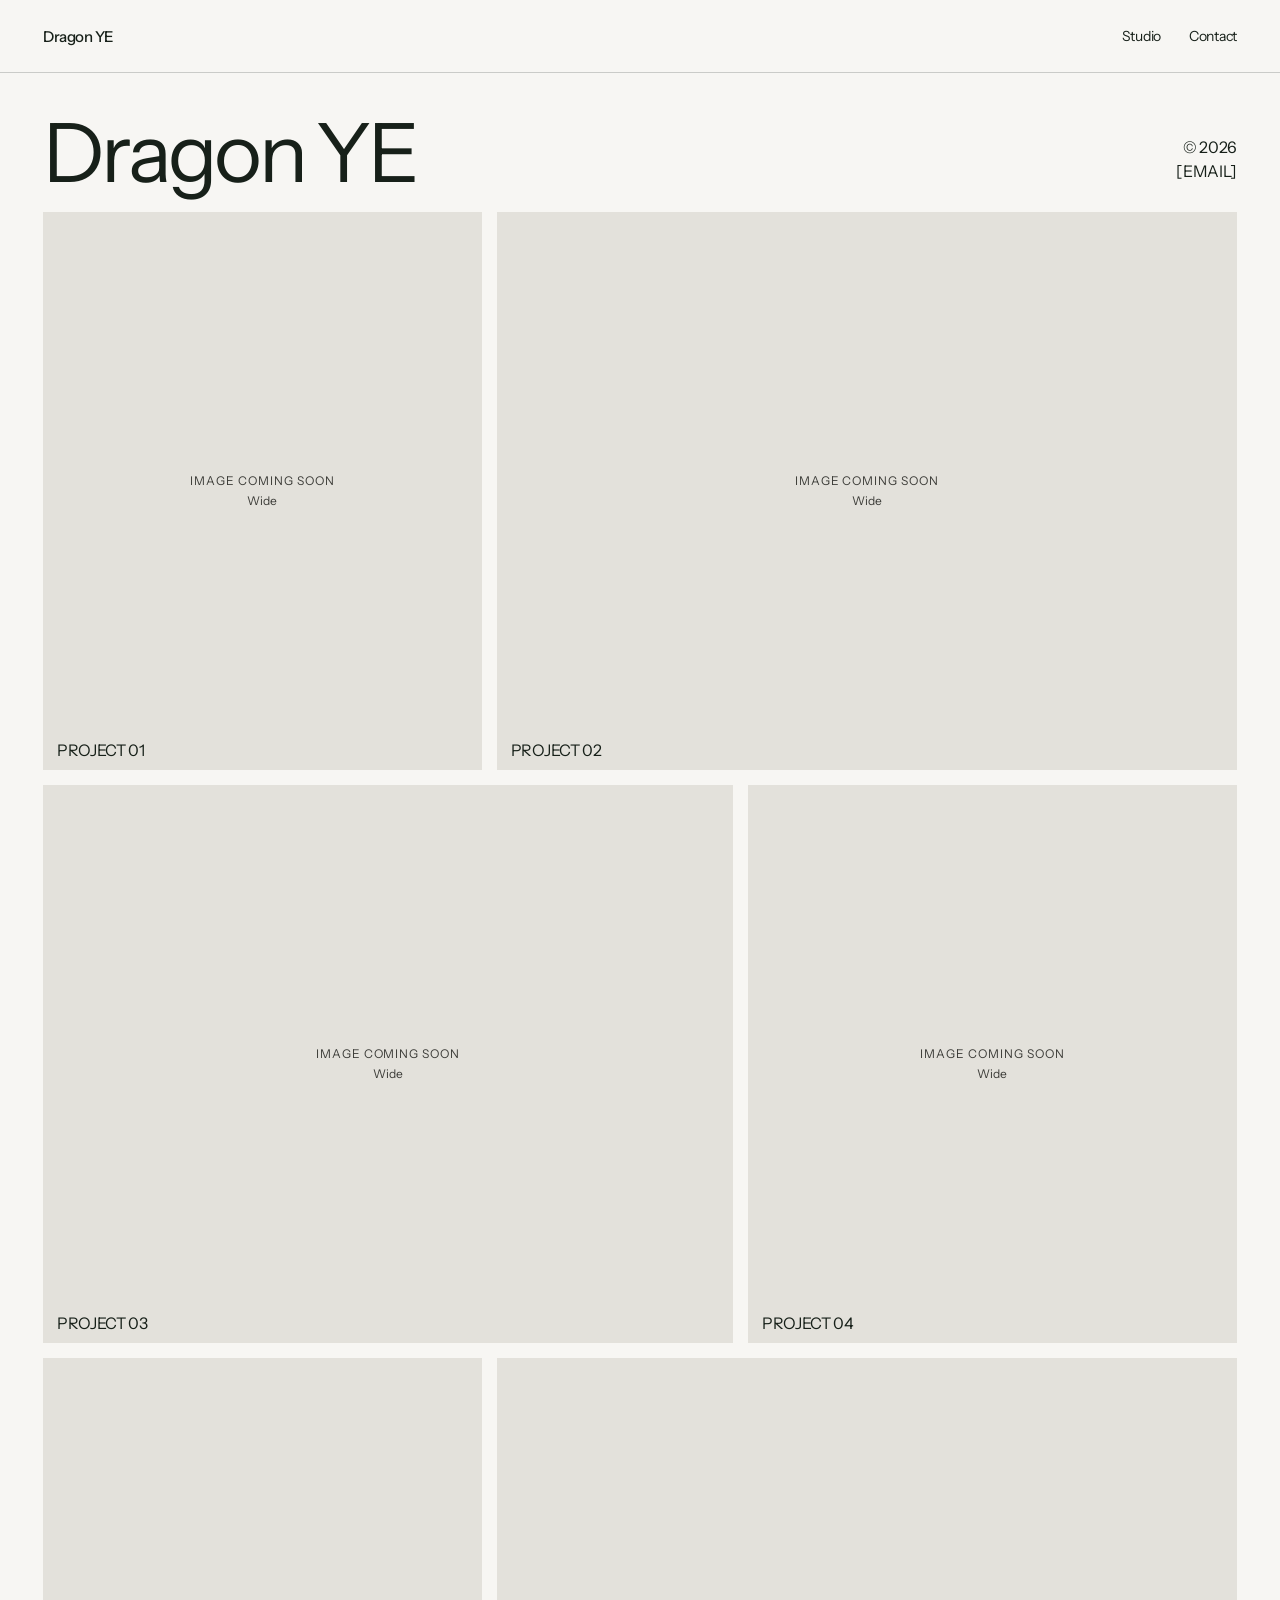
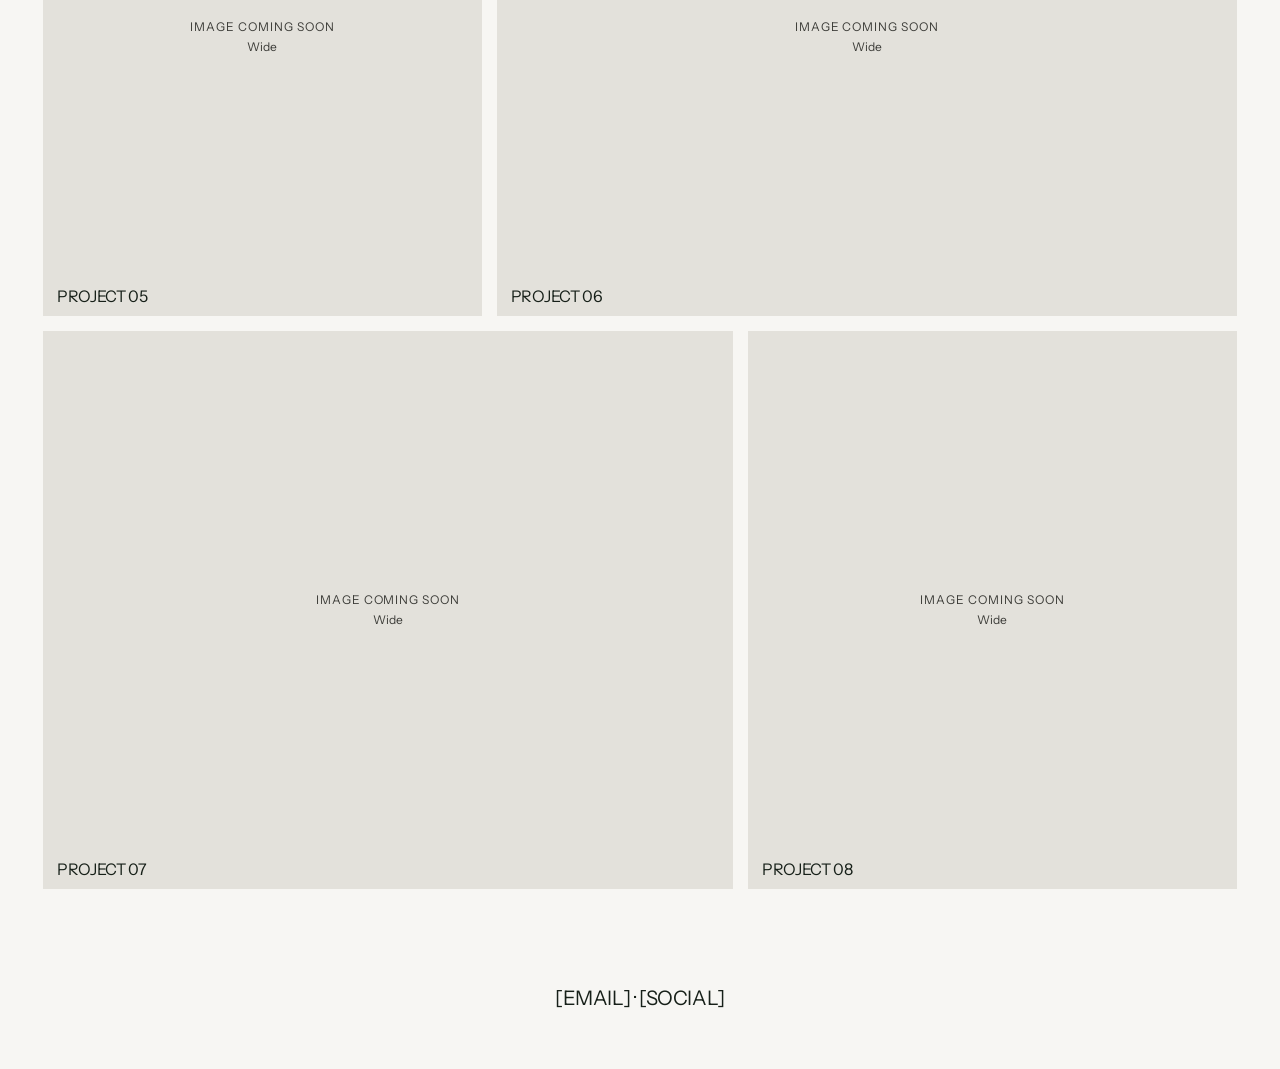
<file: index.html>
<!DOCTYPE html>
<html lang="en">
<head>
  <meta charset="utf-8">
  <meta name="viewport" content="width=device-width, initial-scale=1">
  <title>Dragon YE</title>
  <meta name="description" content="Dragon YE — commercial CGI archive. Image placeholders.">
  <meta name="theme-color" content="#f7f6f3">
  <link rel="canonical" href="https://dragonye17.github.io/dragonye-portfolio/">
  <link rel="icon" href="favicon.svg" type="image/svg+xml">
  <link rel="preconnect" href="https://fonts.googleapis.com">
  <link rel="preconnect" href="https://fonts.gstatic.com" crossorigin>
  <link href="https://fonts.googleapis.com/css2?family=Instrument+Sans:wght@300;400;500&family=Noto+Sans+SC:wght@300;400;500&display=swap" rel="stylesheet">
  <link rel="stylesheet" href="css/site-v5.css">
</head>
<body>
  <a class="skip" href="#main">Skip to content</a>
  <header class="nav">
    <div class="nav-inner">
      <a class="wordmark" href="index.html">Dragon YE</a>
      <nav class="nav-links" aria-label="Primary">
        <a href="about.html">Studio</a>
        <a href="contact.html">Contact</a>
      </nav>
    </div>
  </header>

  <p class="mast">
    <span class="mast-name">Dragon YE</span>
    <span class="mast-meta">
      <span class="year">© 2026</span>
      <span class="token">[EMAIL]</span>
    </span>
  </p>

  <main id="main">
    <h1 class="vh">Dragon YE</h1>
    <div class="archive">
      <div class="row row-a">
        <a class="shot" href="work/example.html" aria-label="Project 01, example placeholder">
          <figure class="frame">
            <figcaption>
              <span class="slot-title">Image coming soon</span>
              <span class="slot-meta">Wide</span>
            </figcaption>
          </figure>
          <span class="shot-label">Project 01</span>
        </a>
        <article class="shot">
          <figure class="frame">
            <figcaption>
              <span class="slot-title">Image coming soon</span>
              <span class="slot-meta">Wide</span>
            </figcaption>
          </figure>
          <span class="shot-label">Project 02</span>
        </article>
      </div>

      <div class="row row-b">
        <article class="shot">
          <figure class="frame">
            <figcaption>
              <span class="slot-title">Image coming soon</span>
              <span class="slot-meta">Wide</span>
            </figcaption>
          </figure>
          <span class="shot-label">Project 03</span>
        </article>
        <article class="shot">
          <figure class="frame">
            <figcaption>
              <span class="slot-title">Image coming soon</span>
              <span class="slot-meta">Wide</span>
            </figcaption>
          </figure>
          <span class="shot-label">Project 04</span>
        </article>
      </div>

      <div class="row row-a">
        <article class="shot">
          <figure class="frame">
            <figcaption>
              <span class="slot-title">Image coming soon</span>
              <span class="slot-meta">Wide</span>
            </figcaption>
          </figure>
          <span class="shot-label">Project 05</span>
        </article>
        <article class="shot">
          <figure class="frame">
            <figcaption>
              <span class="slot-title">Image coming soon</span>
              <span class="slot-meta">Wide</span>
            </figcaption>
          </figure>
          <span class="shot-label">Project 06</span>
        </article>
      </div>

      <div class="row row-b">
        <article class="shot">
          <figure class="frame">
            <figcaption>
              <span class="slot-title">Image coming soon</span>
              <span class="slot-meta">Wide</span>
            </figcaption>
          </figure>
          <span class="shot-label">Project 07</span>
        </article>
        <article class="shot">
          <figure class="frame">
            <figcaption>
              <span class="slot-title">Image coming soon</span>
              <span class="slot-meta">Wide</span>
            </figcaption>
          </figure>
          <span class="shot-label">Project 08</span>
        </article>
      </div>
    </div>
  </main>

  <footer class="site-footer">
    <p class="foot-line"><span class="token">[EMAIL]</span> · <span class="token">[SOCIAL]</span></p>
  </footer>
</body>
</html>
</file>
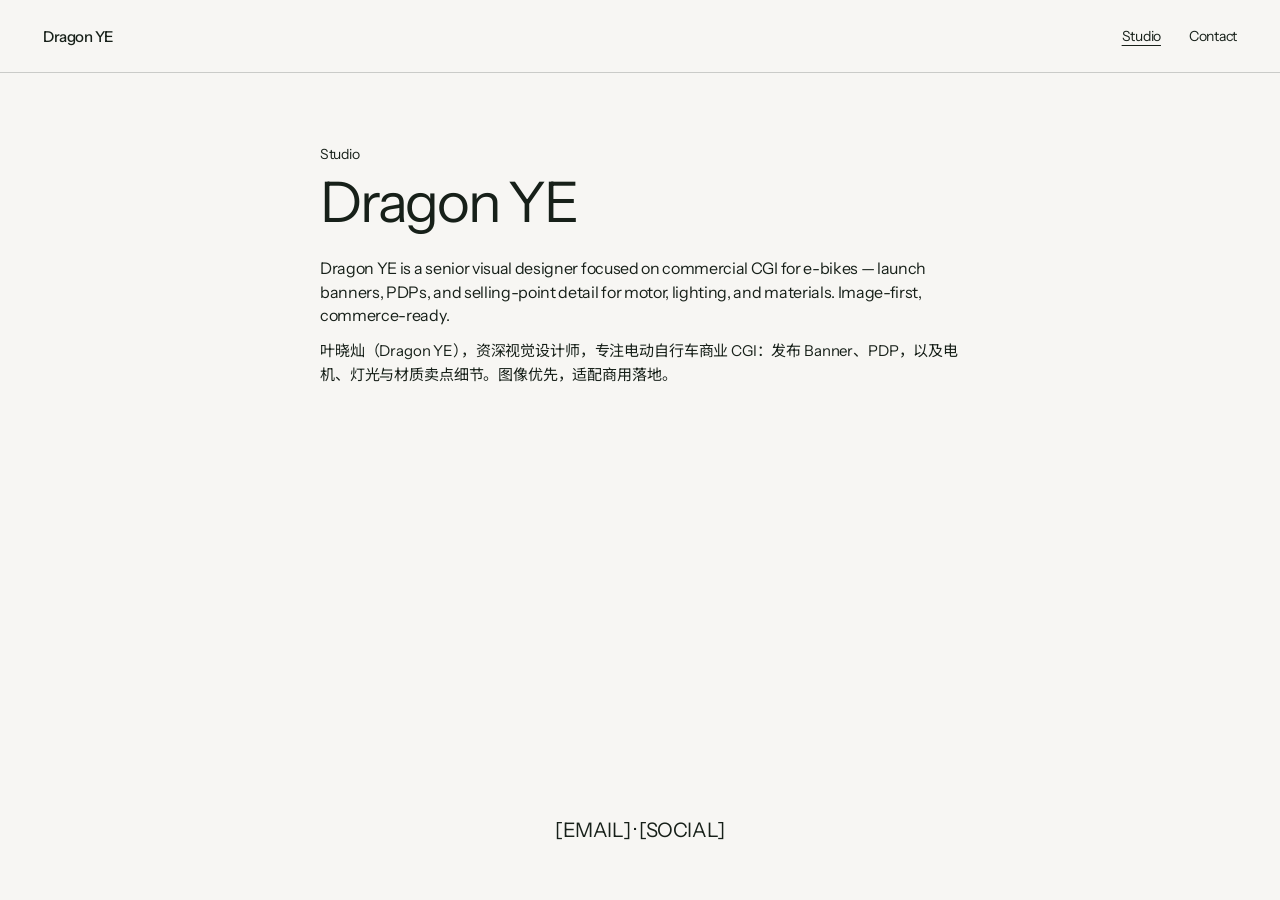
<file: about.html>
<!DOCTYPE html>
<html lang="en">
<head>
  <meta charset="utf-8">
  <meta name="viewport" content="width=device-width, initial-scale=1">
  <title>Studio — Dragon YE</title>
  <meta name="description" content="Dragon YE is a senior visual designer focused on commercial CGI for e-bikes — launch banners, PDPs, and selling-point detail for motor, lighting, and materials.">
  <meta name="theme-color" content="#f7f6f3">
  <link rel="canonical" href="https://dragonye17.github.io/dragonye-portfolio/about.html">
  <link rel="icon" href="favicon.svg" type="image/svg+xml">
  <link rel="preconnect" href="https://fonts.googleapis.com">
  <link rel="preconnect" href="https://fonts.gstatic.com" crossorigin>
  <link href="https://fonts.googleapis.com/css2?family=Instrument+Sans:wght@300;400;500&family=Noto+Sans+SC:wght@300;400;500&display=swap" rel="stylesheet">
  <link rel="stylesheet" href="css/site-v5.css">
</head>
<body>
  <a class="skip" href="#main">Skip to content</a>
  <header class="nav">
    <div class="nav-inner">
      <a class="wordmark" href="index.html">Dragon YE</a>
      <nav class="nav-links" aria-label="Primary">
        <a href="about.html" aria-current="page">Studio</a>
        <a href="contact.html">Contact</a>
      </nav>
    </div>
  </header>

  <main id="main" class="page">
    <p class="kicker">Studio</p>
    <h1 class="page-title">Dragon YE</h1>
    <p class="lede">Dragon YE is a senior visual designer focused on commercial CGI for e-bikes — launch banners, PDPs, and selling-point detail for motor, lighting, and materials. Image-first, commerce-ready.</p>
    <p class="sub" lang="zh-Hans">叶晓灿（Dragon YE），资深视觉设计师，专注电动自行车商业 CGI：发布 Banner、PDP，以及电机、灯光与材质卖点细节。图像优先，适配商用落地。</p>
  </main>

  <footer class="site-footer">
    <p class="foot-line"><span class="token">[EMAIL]</span> · <span class="token">[SOCIAL]</span></p>
  </footer>
</body>
</html>
</file>
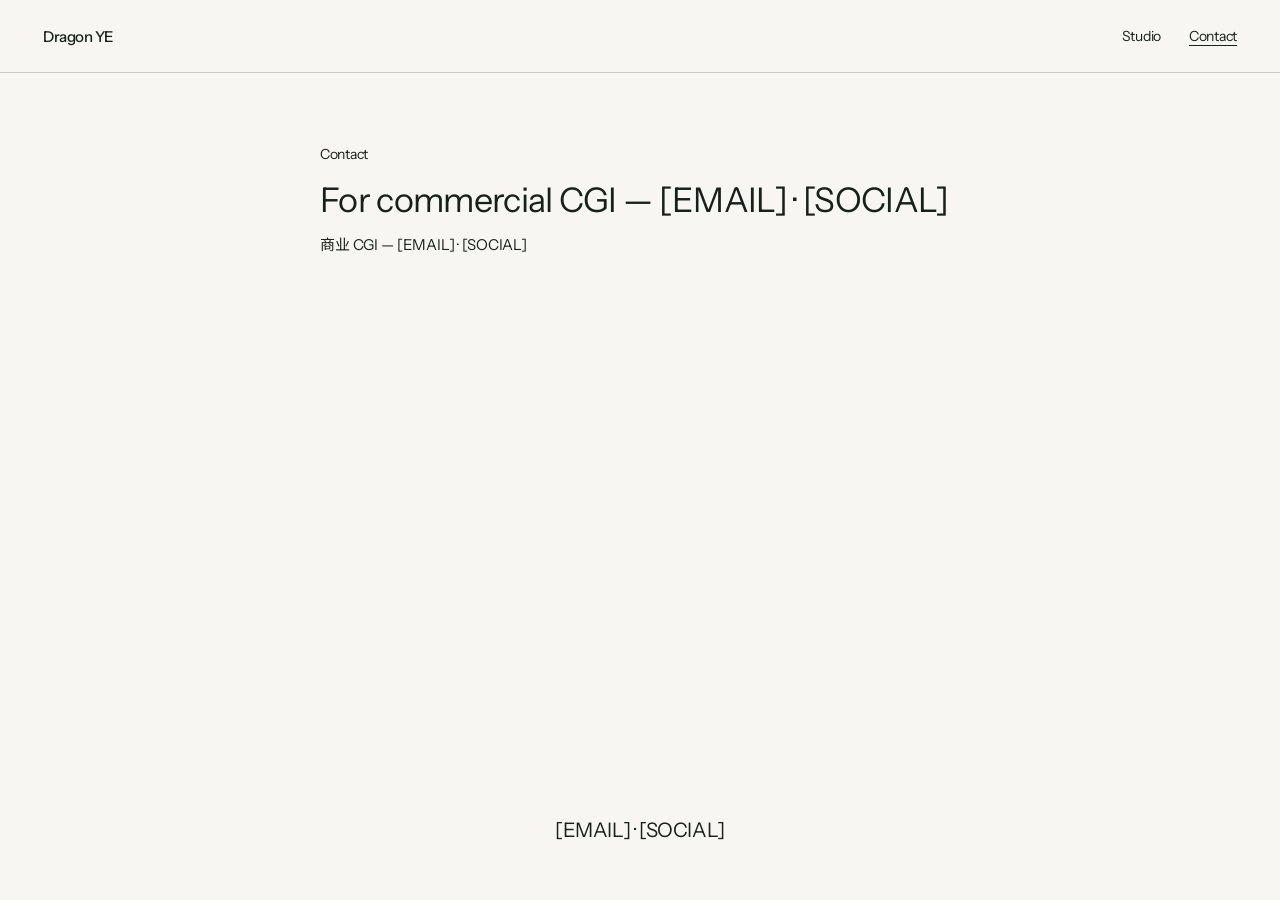
<file: contact.html>
<!DOCTYPE html>
<html lang="en">
<head>
  <meta charset="utf-8">
  <meta name="viewport" content="width=device-width, initial-scale=1">
  <title>Contact — Dragon YE</title>
  <meta name="description" content="For commercial CGI — [EMAIL] · [SOCIAL]">
  <meta name="theme-color" content="#f7f6f3">
  <link rel="canonical" href="https://dragonye17.github.io/dragonye-portfolio/contact.html">
  <link rel="icon" href="favicon.svg" type="image/svg+xml">
  <link rel="preconnect" href="https://fonts.googleapis.com">
  <link rel="preconnect" href="https://fonts.gstatic.com" crossorigin>
  <link href="https://fonts.googleapis.com/css2?family=Instrument+Sans:wght@300;400;500&family=Noto+Sans+SC:wght@300;400;500&display=swap" rel="stylesheet">
  <link rel="stylesheet" href="css/site-v5.css">
</head>
<body>
  <a class="skip" href="#main">Skip to content</a>
  <header class="nav">
    <div class="nav-inner">
      <a class="wordmark" href="index.html">Dragon YE</a>
      <nav class="nav-links" aria-label="Primary">
        <a href="about.html">Studio</a>
        <a href="contact.html" aria-current="page">Contact</a>
      </nav>
    </div>
  </header>

  <main id="main" class="page">
    <p class="kicker">Contact</p>
    <h1 class="position">For commercial CGI — <span class="token">[EMAIL]</span> · <span class="token">[SOCIAL]</span></h1>
    <p class="sub" lang="zh-Hans">商业 CGI — <span class="token">[EMAIL]</span> · <span class="token">[SOCIAL]</span></p>
  </main>

  <footer class="site-footer">
    <p class="foot-line"><span class="token">[EMAIL]</span> · <span class="token">[SOCIAL]</span></p>
  </footer>
</body>
</html>
</file>
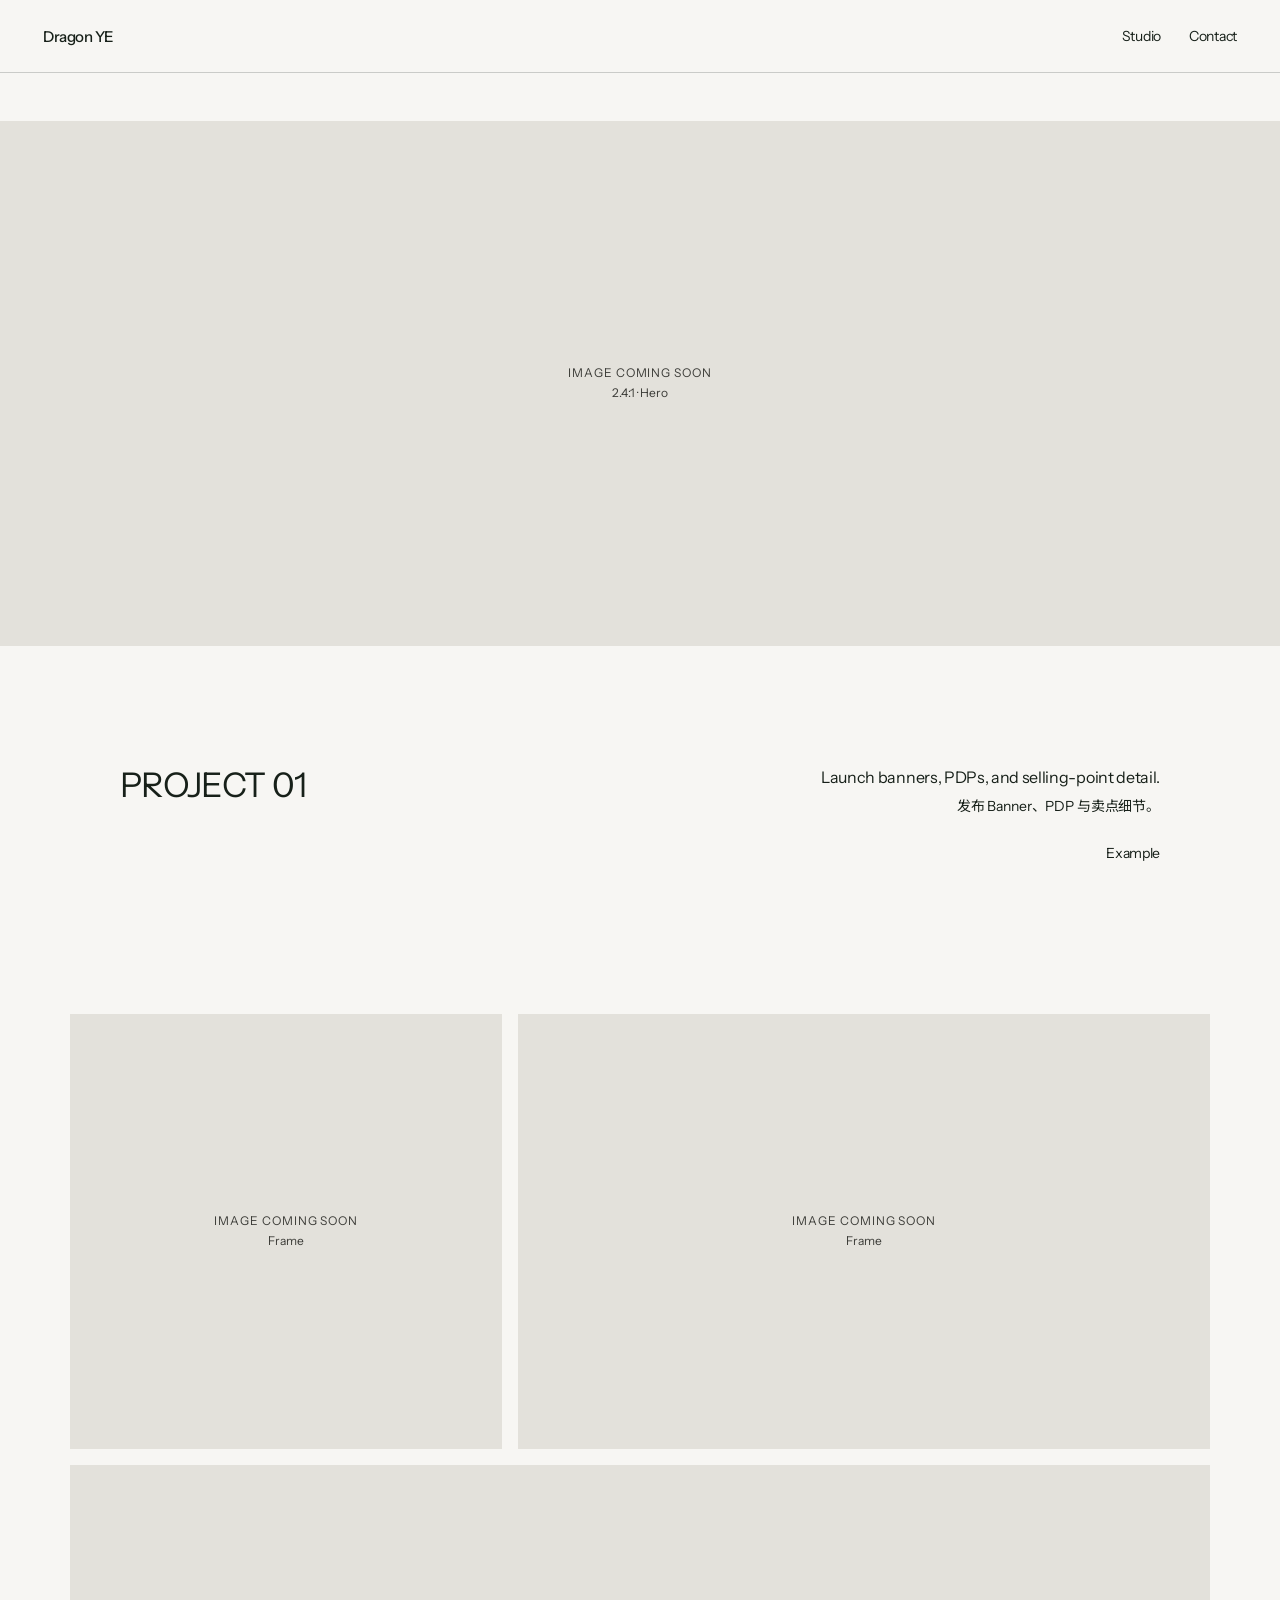
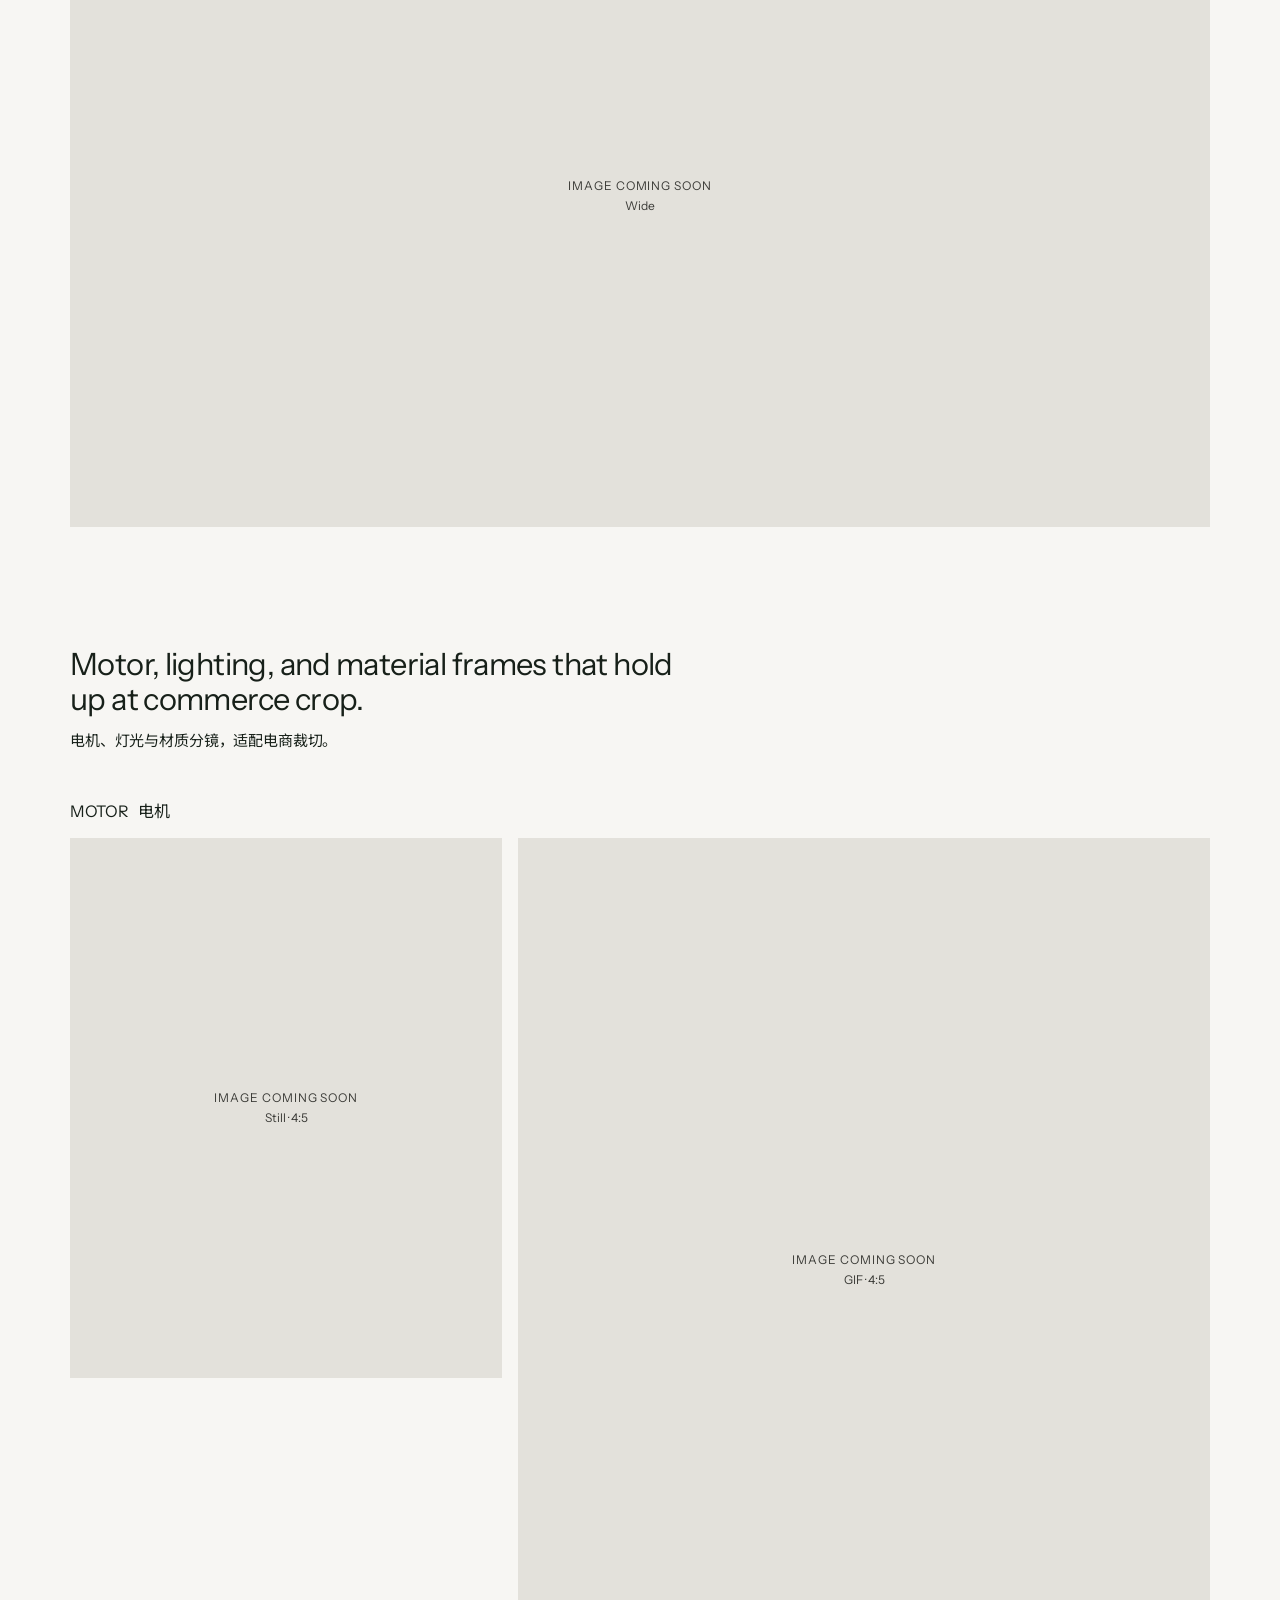
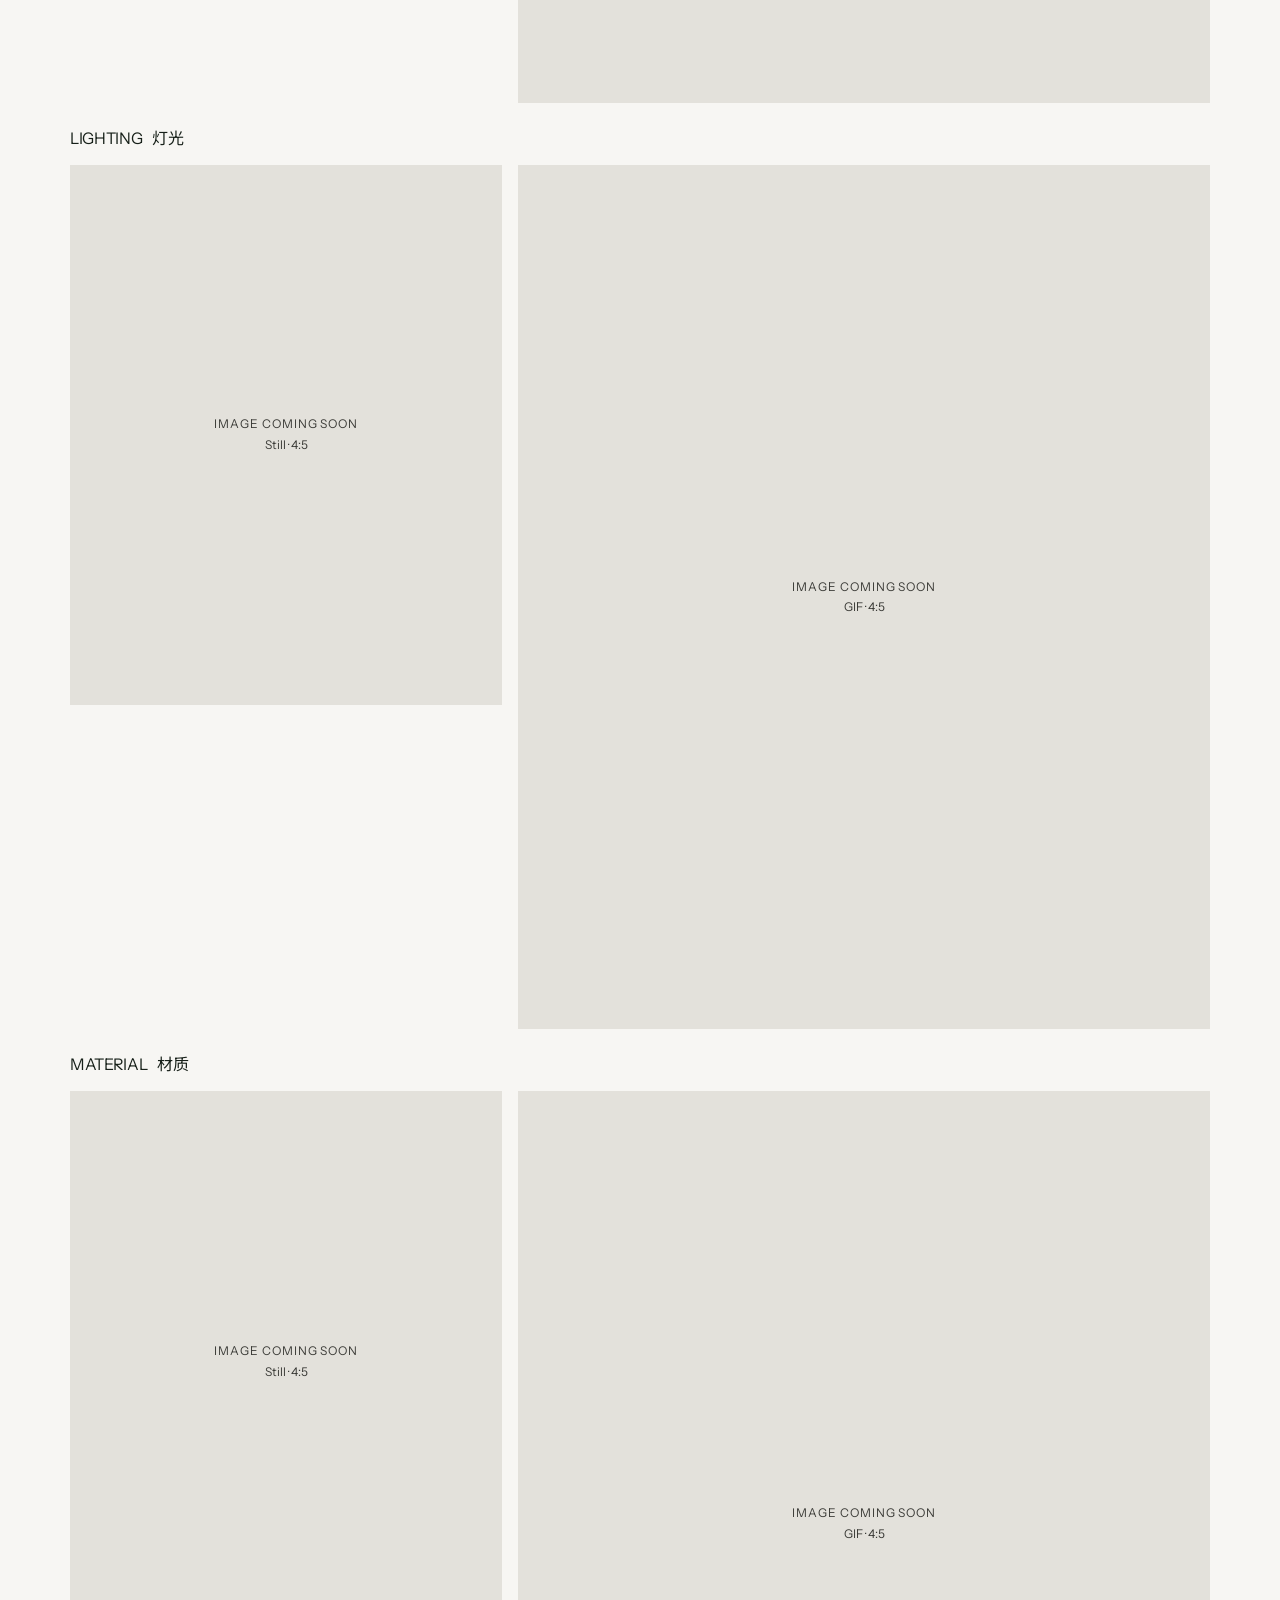
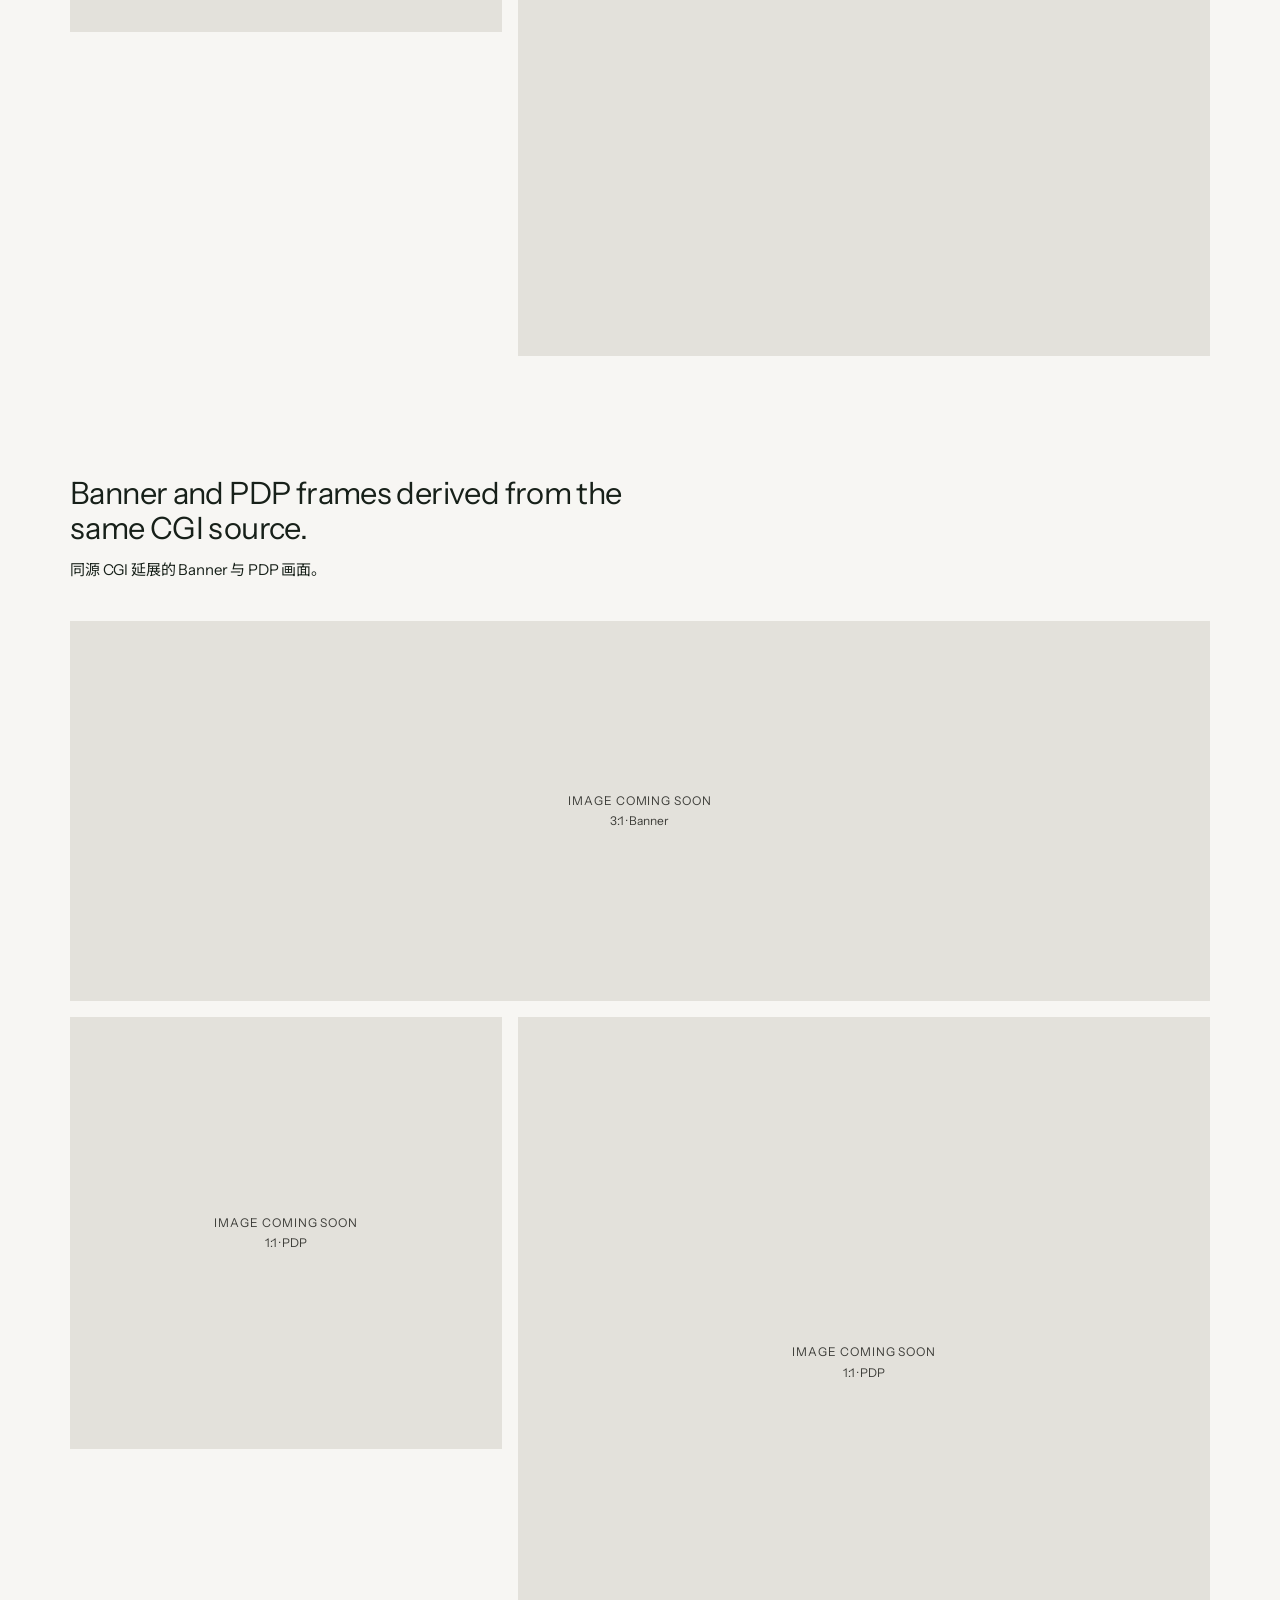
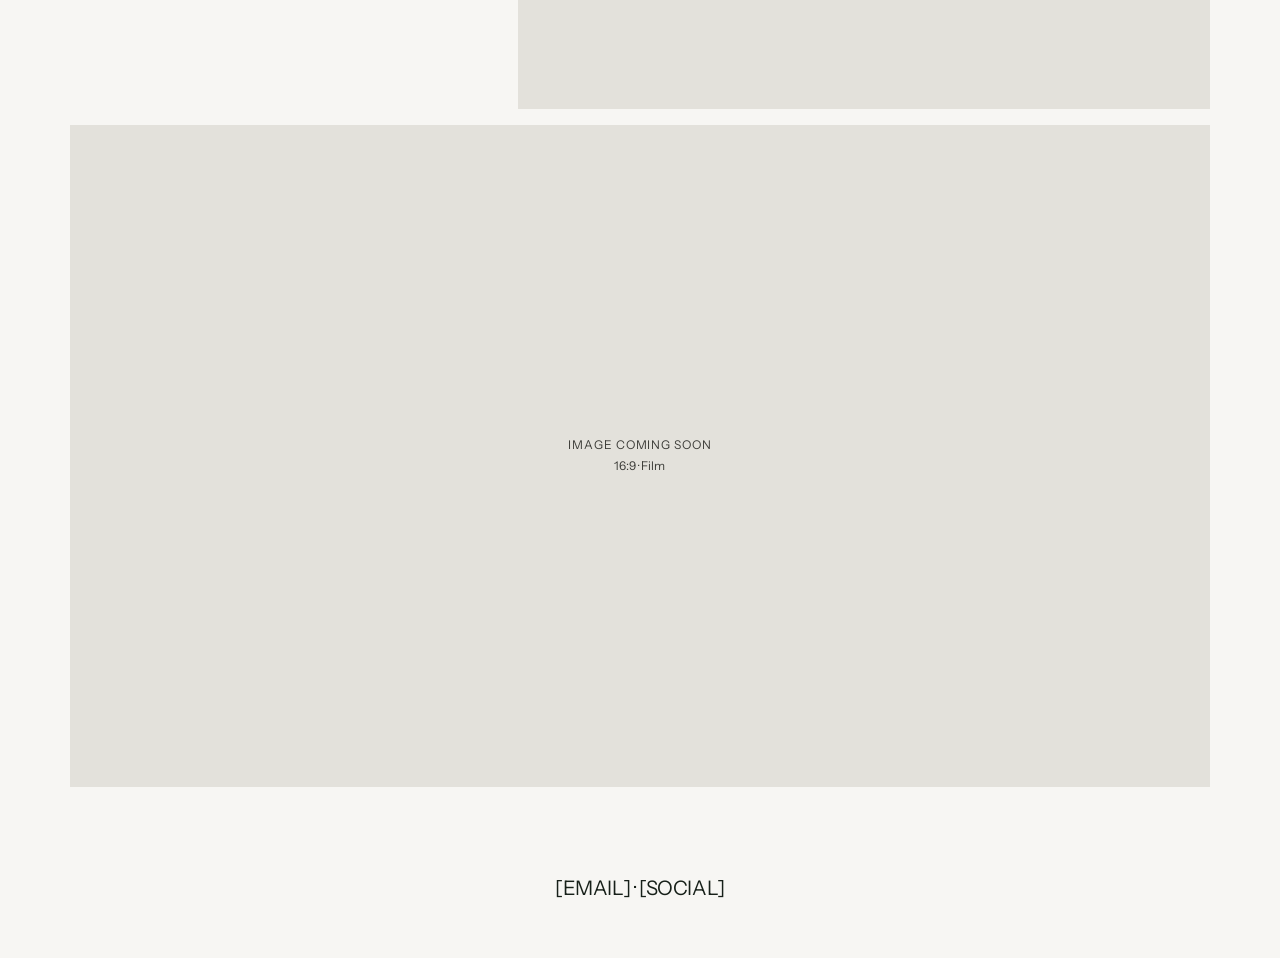
<file: work/example.html>
<!DOCTYPE html>
<html lang="en">
<head>
  <meta charset="utf-8">
  <meta name="viewport" content="width=device-width, initial-scale=1">
  <title>Project 01 — Dragon YE</title>
  <meta name="description" content="Example placeholder sequence. Not a published project.">
  <meta name="theme-color" content="#f7f6f3">
  <link rel="canonical" href="https://dragonye17.github.io/dragonye-portfolio/work/example.html">
  <link rel="icon" href="../favicon.svg" type="image/svg+xml">
  <link rel="preconnect" href="https://fonts.googleapis.com">
  <link rel="preconnect" href="https://fonts.gstatic.com" crossorigin>
  <link href="https://fonts.googleapis.com/css2?family=Instrument+Sans:wght@300;400;500&family=Noto+Sans+SC:wght@300;400;500&display=swap" rel="stylesheet">
  <link rel="stylesheet" href="../css/site-v5.css">
</head>
<body>
  <a class="skip" href="#main">Skip to content</a>
  <header class="nav">
    <div class="nav-inner">
      <a class="wordmark" href="../index.html">Dragon YE</a>
      <nav class="nav-links" aria-label="Primary">
        <a href="../about.html">Studio</a>
        <a href="../contact.html">Contact</a>
      </nav>
    </div>
  </header>

  <main id="main">
    <figure class="frame hero-slot">
      <figcaption>
        <span class="slot-title">Image coming soon</span>
        <span class="slot-meta">2.4:1 · Hero</span>
      </figcaption>
    </figure>

    <header class="case-head">
      <h1>Project 01</h1>
      <div>
        <p class="case-dek">
          Launch banners, PDPs, and selling-point detail.
          <span class="sub" lang="zh-Hans">发布 Banner、PDP 与卖点细节。</span>
        </p>
        <p class="case-note">Example</p>
      </div>
    </header>

    <div class="case-wrap">
      <div class="pair">
        <figure class="frame fill">
          <figcaption>
            <span class="slot-title">Image coming soon</span>
            <span class="slot-meta">Frame</span>
          </figcaption>
        </figure>
        <figure class="frame fill">
          <figcaption>
            <span class="slot-title">Image coming soon</span>
            <span class="slot-meta">Frame</span>
          </figcaption>
        </figure>
      </div>

      <figure class="frame r-wide">
        <figcaption>
          <span class="slot-title">Image coming soon</span>
          <span class="slot-meta">Wide</span>
        </figcaption>
      </figure>

      <div class="break">
        <p class="lead">Motor, lighting, and material frames that hold up at commerce crop.</p>
        <p class="sub" lang="zh-Hans">电机、灯光与材质分镜，适配电商裁切。</p>
      </div>

      <p class="row-label">Motor <span lang="zh-Hans">电机</span></p>
      <div class="pair">
        <figure class="frame r-4x5">
          <figcaption>
            <span class="slot-title">Image coming soon</span>
            <span class="slot-meta">Still · 4:5</span>
          </figcaption>
        </figure>
        <figure class="frame r-4x5">
          <figcaption>
            <span class="slot-title">Image coming soon</span>
            <span class="slot-meta">GIF · 4:5</span>
          </figcaption>
        </figure>
      </div>

      <p class="row-label">Lighting <span lang="zh-Hans">灯光</span></p>
      <div class="pair">
        <figure class="frame r-4x5">
          <figcaption>
            <span class="slot-title">Image coming soon</span>
            <span class="slot-meta">Still · 4:5</span>
          </figcaption>
        </figure>
        <figure class="frame r-4x5">
          <figcaption>
            <span class="slot-title">Image coming soon</span>
            <span class="slot-meta">GIF · 4:5</span>
          </figcaption>
        </figure>
      </div>

      <p class="row-label">Material <span lang="zh-Hans">材质</span></p>
      <div class="pair">
        <figure class="frame r-4x5">
          <figcaption>
            <span class="slot-title">Image coming soon</span>
            <span class="slot-meta">Still · 4:5</span>
          </figcaption>
        </figure>
        <figure class="frame r-4x5">
          <figcaption>
            <span class="slot-title">Image coming soon</span>
            <span class="slot-meta">GIF · 4:5</span>
          </figcaption>
        </figure>
      </div>

      <div class="break">
        <p class="lead">Banner and PDP frames derived from the same CGI source.</p>
        <p class="sub" lang="zh-Hans">同源 CGI 延展的 Banner 与 PDP 画面。</p>
      </div>

      <figure class="frame r-3x1">
        <figcaption>
          <span class="slot-title">Image coming soon</span>
          <span class="slot-meta">3:1 · Banner</span>
        </figcaption>
      </figure>
      <div class="pair">
        <figure class="frame r-1x1">
          <figcaption>
            <span class="slot-title">Image coming soon</span>
            <span class="slot-meta">1:1 · PDP</span>
          </figcaption>
        </figure>
        <figure class="frame r-1x1">
          <figcaption>
            <span class="slot-title">Image coming soon</span>
            <span class="slot-meta">1:1 · PDP</span>
          </figcaption>
        </figure>
      </div>
      <figure class="frame r-wide">
        <figcaption>
          <span class="slot-title">Image coming soon</span>
          <span class="slot-meta">16:9 · Film</span>
        </figcaption>
      </figure>
    </div>
  </main>

  <footer class="site-footer">
    <p class="foot-line"><span class="token">[EMAIL]</span> · <span class="token">[SOCIAL]</span></p>
  </footer>
</body>
</html>
</file>
<file: css/site-v5.css>
/* Dragon YE — layout rhythm aligned to a studio archive. Own type, no borrowed marks. */

:root {
  --bg: #f7f6f3;
  --ink: #172019;
  --muted: #3a3a3a;
  --line: rgba(23, 32, 25, 0.2);
  --slot: #e3e1db;
  --slot-ink: #3c3c38;
  --font: "Instrument Sans", "Noto Sans SC", "PingFang SC", "Hiragino Sans GB", "Microsoft YaHei", sans-serif;
  --edge: 43px;
  --gutter: 15px;
  --case: 1240px;
}

* { box-sizing: border-box; }

html { -webkit-text-size-adjust: 100%; }

body {
  display: flex;
  flex-direction: column;
  margin: 0;
  min-height: 100vh;
  background: var(--bg);
  color: var(--ink);
  font-family: var(--font);
  font-size: 16px;
  line-height: 1.375;
  font-weight: 400;
  letter-spacing: -0.02em;
  text-rendering: optimizeLegibility;
  -webkit-font-smoothing: antialiased;
}

main { flex: 1 0 auto; }

h1, h2, h3, p, figure, address { margin: 0; }
img { max-width: 100%; display: block; }
a { color: inherit; text-decoration: none; }

:focus-visible {
  outline: 2px solid var(--ink);
  outline-offset: 3px;
}

::selection { background: var(--ink); color: var(--bg); }

.skip {
  position: absolute;
  left: 12px;
  top: -40px;
  z-index: 20;
  background: var(--ink);
  color: var(--bg);
  padding: 8px 12px;
  font-size: 14px;
}
.skip:focus { top: 12px; }

.vh {
  position: absolute;
  width: 1px;
  height: 1px;
  padding: 0;
  margin: -1px;
  overflow: hidden;
  clip: rect(0, 0, 0, 0);
  clip-path: inset(50%);
  white-space: nowrap;
  border: 0;
}

.token { white-space: nowrap; }

/* ---------- nav: mark left, links right, hairline ---------- */

.nav {
  position: sticky;
  top: 0;
  z-index: 10;
  background: var(--bg);
  border-bottom: 1px solid var(--line);
}

.nav-inner {
  display: flex;
  align-items: center;
  justify-content: space-between;
  gap: 16px;
  min-height: 72px;
  padding: 18px var(--edge) 16px;
}

.wordmark {
  font-size: 15px;
  font-weight: 500;
  letter-spacing: -0.03em;
}

.nav-links {
  display: flex;
  flex-wrap: wrap;
  justify-content: flex-end;
  gap: 8px 28px;
}

.nav-links a {
  font-size: 14px;
  font-weight: 400;
  letter-spacing: -0.02em;
  padding: 4px 0;
}

.nav-links a:hover { opacity: 0.65; }

.nav-links a[aria-current="page"] {
  text-decoration: underline;
  text-underline-offset: 4px;
}

/* ---------- home mast + alternating rows ---------- */

.mast {
  display: flex;
  align-items: flex-end;
  justify-content: space-between;
  gap: 24px;
  padding: 42px var(--edge) 22px;
}

.mast-name {
  font-size: clamp(52px, 6.4vw, 84px);
  font-weight: 400;
  letter-spacing: -0.045em;
  line-height: 0.92;
}

.mast-meta {
  text-align: right;
  font-size: 16px;
  line-height: 1.35;
  letter-spacing: -0.02em;
  padding-bottom: 8px;
}

.mast-meta .year {
  display: block;
  margin-bottom: 2px;
}

.archive {
  width: 1354px;
  max-width: calc(100% - 86px);
  margin: 0 auto 8px;
  display: flex;
  flex-direction: column;
  gap: 15px;
}

.archive .row {
  display: grid;
  gap: 15px;
  align-items: stretch;
}

.archive .row-a { grid-template-columns: 498fr 840fr; }
.archive .row-b { grid-template-columns: 783fr 555fr; }

.archive .shot {
  position: relative;
  display: block;
  color: inherit;
  min-width: 0;
  height: 558px;
  min-height: 558px;
}

.archive .shot .frame {
  position: absolute;
  inset: 0;
  width: 100%;
  height: 100%;
  min-height: 100%;
  aspect-ratio: auto;
}

.archive .shot-label {
  position: absolute;
  left: 14px;
  bottom: 12px;
  z-index: 2;
  margin: 0;
  font-size: 16px;
  font-weight: 400;
  letter-spacing: -0.02em;
  line-height: 1;
  text-transform: uppercase;
  color: var(--ink);
  pointer-events: none;
}

a.shot:hover .frame,
a.shot:focus-visible .frame { background: #d8d6d0; }

/* ---------- case ---------- */

.hero-slot {
  margin-top: 48px;
  width: 100%;
  aspect-ratio: 2.44 / 1;
  height: auto;
}

.case-head {
  width: min(1040px, calc(100% - 18vw));
  margin: 120px auto 0;
  display: grid;
  grid-template-columns: minmax(180px, 0.78fr) 1.15fr;
  column-gap: 64px;
  align-items: start;
}

.case-head h1 {
  font-size: 34px;
  font-weight: 300;
  letter-spacing: -0.02em;
  line-height: 1.15;
  text-transform: uppercase;
}

.case-dek {
  font-size: 16px;
  line-height: 1.4;
  letter-spacing: -0.02em;
  text-align: right;
}

.case-dek .sub {
  display: block;
  margin-top: 8px;
  font-size: 14px;
  line-height: 1.45;
  color: var(--ink);
}

.case-note {
  margin-top: 28px;
  font-size: 14px;
  line-height: 1.4;
  text-align: right;
}

.case-wrap {
  width: min(var(--case), calc(100% - 140px));
  margin: 150px auto 0;
  display: flex;
  flex-direction: column;
  gap: 16px;
}

.case-wrap .pair {
  display: grid;
  grid-template-columns: 5fr 8fr;
  gap: 16px;
}

.case-wrap .pair .frame.fill,
.frame.fill {
  height: clamp(260px, 34vw, 520px);
  aspect-ratio: auto;
}

.break {
  width: min(614px, 100%);
  margin: 104px 0 24px;
}

.break .k {
  font-size: 16px;
  line-height: 1.375;
  margin-bottom: 8px;
}

.break .lead {
  font-size: clamp(28px, 2.4vw, 34px);
  font-weight: 300;
  letter-spacing: -0.02em;
  line-height: 1.15;
}

.break .sub {
  display: block;
  margin-top: 12px;
  font-size: 15px;
  line-height: 1.5;
  letter-spacing: -0.01em;
}

.row-label {
  margin-top: 8px;
  font-size: 16px;
  font-weight: 400;
  letter-spacing: -0.02em;
  text-transform: uppercase;
}

.row-label span {
  margin-left: 0.45em;
  text-transform: none;
}

/* ---------- slots ---------- */

.frame {
  position: relative;
  display: grid;
  place-items: center;
  overflow: hidden;
  background: var(--slot);
}

.r-16x9 { aspect-ratio: 16 / 9; }
.r-2x1 { aspect-ratio: 2 / 1; }
.r-3x2 { aspect-ratio: 3 / 2; }
.r-4x5 { aspect-ratio: 4 / 5; }
.r-1x1 { aspect-ratio: 1 / 1; }
.r-3x1 { aspect-ratio: 3 / 1; }
.r-wide { aspect-ratio: 1240 / 720; }

.frame figcaption {
  position: relative;
  z-index: 1;
  text-align: center;
  padding: 16px 48px;
  color: var(--slot-ink);
}

.slot-title,
.slot-meta { display: block; }

.slot-title {
  font-size: 12px;
  font-weight: 400;
  letter-spacing: 0.08em;
  text-transform: uppercase;
}

.slot-meta {
  margin-top: 4px;
  font-size: 12px;
  letter-spacing: 0;
}

.frame img {
  position: absolute;
  inset: 0;
  width: 100%;
  height: 100%;
  object-fit: cover;
}

.frame:has(img[src]:not([src=""])) figcaption { display: none; }

/* ---------- studio / contact ---------- */

.page {
  width: min(640px, calc(100% - var(--edge) * 2));
  margin: 0 auto;
  padding: 72px 0 24px;
}

.kicker {
  font-size: 14px;
  font-weight: 400;
  letter-spacing: -0.02em;
}

.page-title {
  margin-top: 12px;
  font-size: clamp(40px, 5vw, 56px);
  font-weight: 400;
  letter-spacing: -0.04em;
  line-height: 0.95;
}

.lede {
  margin-top: 28px;
  font-size: 16px;
  line-height: 1.45;
  letter-spacing: -0.02em;
}

.sub {
  margin-top: 12px;
  font-size: 15px;
  line-height: 1.6;
  letter-spacing: -0.01em;
}

.position {
  margin-top: 16px;
  font-size: clamp(28px, 3vw, 34px);
  font-weight: 300;
  letter-spacing: -0.02em;
  line-height: 1.2;
}

/* ---------- footer ---------- */

.site-footer {
  padding: 88px 20px 56px;
  text-align: center;
  font-size: 20px;
  letter-spacing: -0.02em;
}

.site-footer address,
.foot-line { font-style: normal; }

@media (max-width: 700px) {
  :root { --edge: 20px; }
  .nav-inner { min-height: 60px; padding: 14px var(--edge); }
  .nav-links { gap: 8px 18px; }
  .mast { flex-direction: column; align-items: flex-start; padding-top: 28px; }
  .mast-meta { text-align: left; padding-bottom: 0; }
  .archive { max-width: calc(100% - 40px); }
  .archive .row-a,
  .archive .row-b { grid-template-columns: 1fr; }
  .archive .shot { height: 320px; min-height: 320px; }
  .case-head {
    width: min(100% - 40px, 640px);
    margin-top: 72px;
    grid-template-columns: 1fr;
    row-gap: 18px;
  }
  .case-dek, .case-note { text-align: left; }
  .case-wrap { width: calc(100% - 40px); margin-top: 72px; }
  .case-wrap .pair { grid-template-columns: 1fr; }
  .case-wrap .pair .frame.fill,
  .frame.fill { height: 62vw; }
  .break { margin-top: 64px; }
  .hero-slot { margin-top: 20px; }
  .site-footer { padding-top: 64px; font-size: 18px; }
}

@media (prefers-reduced-motion: reduce) {
  * { scroll-behavior: auto !important; }
}
</file>
